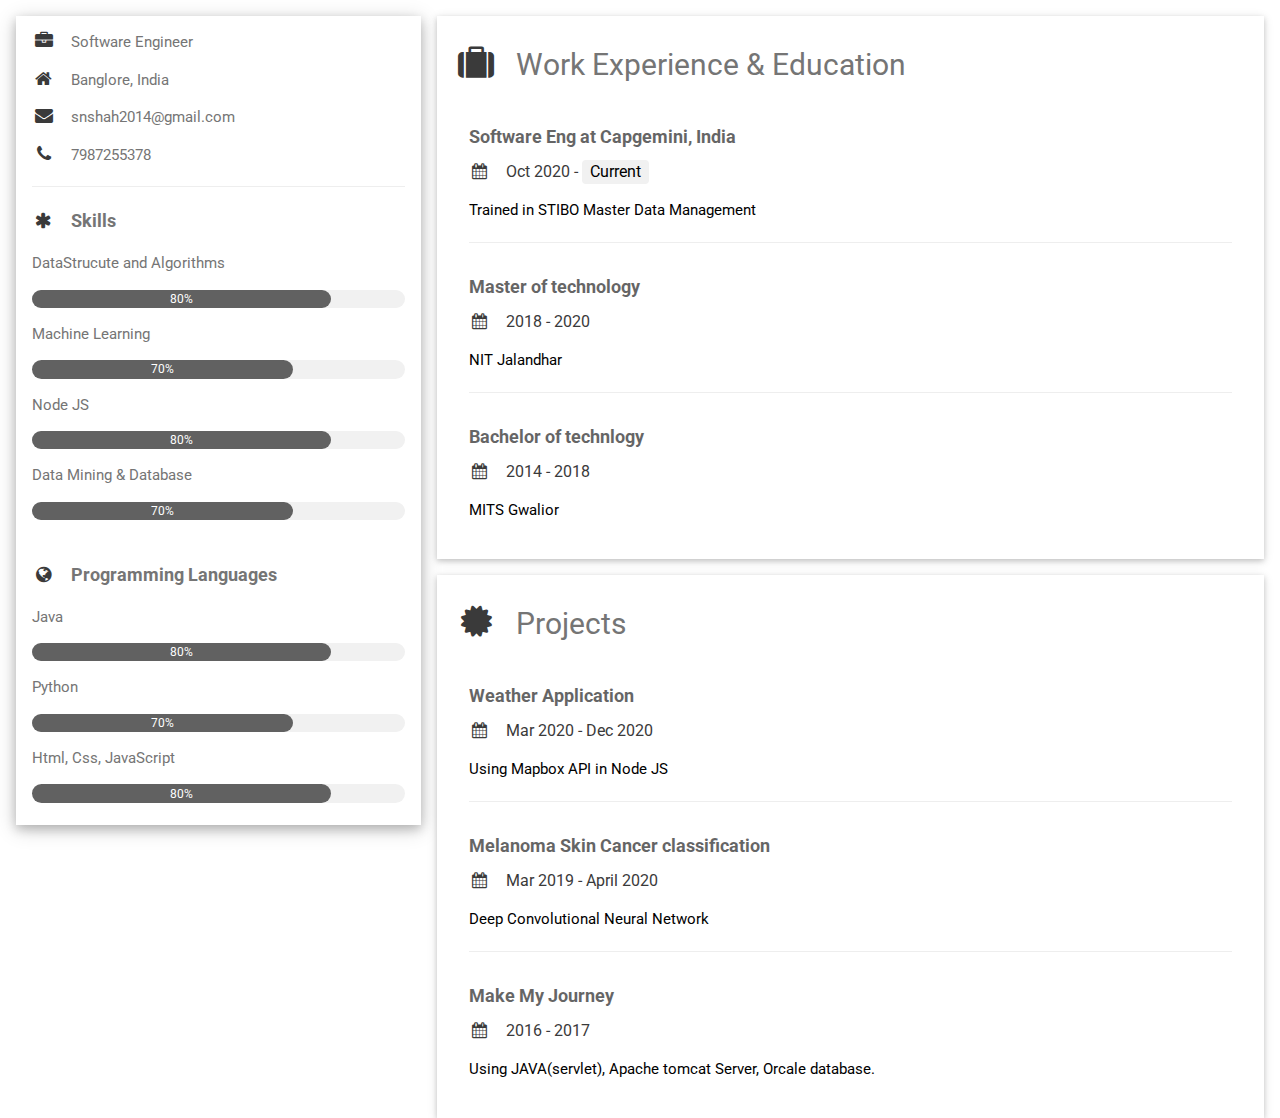
<file: images/profile.html>
<!DOCTYPE html>
<html>
<title>About Me</title>
<meta charset="UTF-8">
<meta name="viewport" content="width=device-width, initial-scale=1">
<link rel="stylesheet" href="https://www.w3schools.com/w3css/4/w3.css">
<link rel='stylesheet' href='https://fonts.googleapis.com/css?family=Roboto'>
<link rel="stylesheet" href="https://cdnjs.cloudflare.com/ajax/libs/font-awesome/4.7.0/css/font-awesome.min.css">
<style>
html,body,h1,h2,h3,h4,h5,h6 {font-family: "Roboto", sans-serif}
</style>
<body class="w3-white">

<!-- Page Container -->
<div class="w3-content w3-margin-top" style="max-width:1400px;">

  <!-- The Grid -->
  <div class="w3-row-padding">

    <!-- Left Column -->
    <div class="w3-third">

      <div class="w3-white w3-text-grey w3-card-4">
        <div class="w3-display-container">
          <!-- <center><img src="user2.jpeg" alt="Avatar" style="width:128px;height:128px;border-radius:80%;padding:20px;"></center> -->
          <div class="w3-display-bottomleft w3-container w3-text-dark-grey">
          </div>
        </div>
        <div class="w3-container">
          <p><i class="fa fa-briefcase fa-fw w3-margin-right w3-large w3-text-dark-grey"></i>Software Engineer</p>
          <p><i class="fa fa-home fa-fw w3-margin-right w3-large w3-text-dark-grey"></i>Banglore, India</p>
          <p><i class="fa fa-envelope fa-fw w3-margin-right w3-large w3-text-dark-grey"></i>snshah2014@gmail.com</p>
          <p><i class="fa fa-phone fa-fw w3-margin-right w3-large w3-text-dark-grey"></i>7987255378</p>
          <hr>

          <p class="w3-large"><b><i class="fa fa-asterisk fa-fw w3-margin-right w3-text-dark-grey"></i>Skills</b></p>
          <p>DataStrucute and Algorithms</p>
          <div class="w3-light-grey w3-round-xlarge w3-small">
            <div class="w3-container w3-center w3-round-xlarge w3-dark-grey" style="width:80%">80%</div>
          </div>
          <p>Machine Learning</p>
          <div class="w3-light-grey w3-round-xlarge w3-small">
            <div class="w3-container w3-center w3-round-xlarge w3-dark-grey" style="width:70%">
              <div class="w3-center w3-text-white">70%</div>
            </div>
          </div>
          <p>Node JS</p>
          <div class="w3-light-grey w3-round-xlarge w3-small">
            <div class="w3-container w3-center w3-round-xlarge w3-dark-grey" style="width:80%">80%</div>
          </div>
          <p>Data Mining & Database</p>
          <div class="w3-light-grey w3-round-xlarge w3-small">
            <div class="w3-container w3-center w3-round-xlarge w3-dark-grey" style="width:70%">70%</div>
          </div>
          <br>

          <p class="w3-large w3-text-theme"><b><i class="fa fa-globe fa-fw w3-margin-right w3-text-dark-grey"></i>Programming Languages</b></p>
          <p>Java</p>
          <div class="w3-light-grey w3-round-xlarge w3-small">
            <div class="w3-container w3-center w3-round-xlarge w3-dark-grey" style="width:80%">80%</div>
          </div>
          <p>Python</p>
          <div class="w3-light-grey w3-round-xlarge w3-small">
            <div class="w3-container w3-center w3-round-xlarge w3-dark-grey" style="width:70%">70%</div>
          </div>
          <p>Html, Css, JavaScript</p>
          <div class="w3-light-grey w3-round-xlarge w3-small">
            <div class="w3-container w3-center w3-round-xlarge w3-dark-grey" style="width:80%">80%</div>
          </div>
          <br>
        </div>
      </div><br>

    <!-- End Left Column -->
    </div>

    <!-- Right Column -->
    <div class="w3-twothird">

      <div class="w3-container w3-card w3-white w3-margin-bottom">
        <h2 class="w3-text-grey w3-padding-16"><i class="fa fa-suitcase fa-fw w3-margin-right w3-xxlarge w3-text-dark-grey"></i>Work Experience & Education</h2>
        <div class="w3-container">
          <h5 class="w3-opacity"><b>Software Eng at Capgemini, India</b></h5>
          <h6 class="w3-text-dark-grey"><i class="fa fa-calendar fa-fw w3-margin-right"></i>Oct 2020 - <span class="w3-tag w3-light-grey w3-round">Current</span></h6>
          <p>Trained in STIBO Master Data Management</p>
          <hr>
        </div>
        <div class="w3-container">
          <h5 class="w3-opacity"><b>Master of technology</b></h5>
          <h6 class="w3-text-dark-grey"><i class="fa fa-calendar fa-fw w3-margin-right"></i>2018 - 2020</h6>
          <p>NIT Jalandhar</p>
          <hr>
        </div>
        <div class="w3-container">
          <h5 class="w3-opacity"><b>Bachelor of technlogy</b></h5>
          <h6 class="w3-text-dark-grey"><i class="fa fa-calendar fa-fw w3-margin-right"></i>2014 - 2018</h6>
          <p>MITS Gwalior</p><br>
        </div>
      </div>

      <div class="w3-container w3-card w3-white">
        <h2 class="w3-text-grey w3-padding-16"><i class="fa fa-certificate fa-fw w3-margin-right w3-xxlarge w3-text-dark-grey"></i>Projects</h2>
        <div class="w3-container">
          <h5 class="w3-opacity"><b>Weather Application</b></h5>
          <h6 class="w3-text-dark-grey"><i class="fa fa-calendar fa-fw w3-margin-right"></i>Mar 2020 - Dec 2020</h6>
          <p>Using Mapbox API in Node JS</p>
          <hr>
        </div>
        <div class="w3-container">
          <h5 class="w3-opacity"><b>Melanoma Skin Cancer classification</b></h5>
          <h6 class="w3-text-dark-grey"><i class="fa fa-calendar fa-fw w3-margin-right"></i>Mar 2019 - April 2020</h6>
          <p>Deep Convolutional Neural Network</p>
          <hr>
        </div>
        <div class="w3-container">
          <h5 class="w3-opacity"><b>Make My Journey</b></h5>
          <h6 class="w3-text-dark-grey"><i class="fa fa-calendar fa-fw w3-margin-right"></i>2016 - 2017</h6>
          <p>Using JAVA(servlet), Apache tomcat Server, Orcale database.</p><br>
        </div>
      </div>

    <!-- End Right Column -->
    </div>

  <!-- End Grid -->
  </div>

  <!-- End Page Container -->
</div>

<!-- <footer class="w3-container w3-light-grey w3-center w3-margin-top">
  <p>Find me on social media.</p>
  <i class="fa fa-facebook-official w3-hover-opacity"></i>
  <i class="fa fa-instagram w3-hover-opacity"></i>
  <i class="fa fa-snapchat w3-hover-opacity"></i>
  <i class="fa fa-pinterest-p w3-hover-opacity"></i>
  <i class="fa fa-twitter w3-hover-opacity"></i>
  <i class="fa fa-linkedin w3-hover-opacity"></i>
  <p>Created by <a href="#" target="_blank">Shraddha</a></p>
</footer> -->

</body>
</html>
</file>
